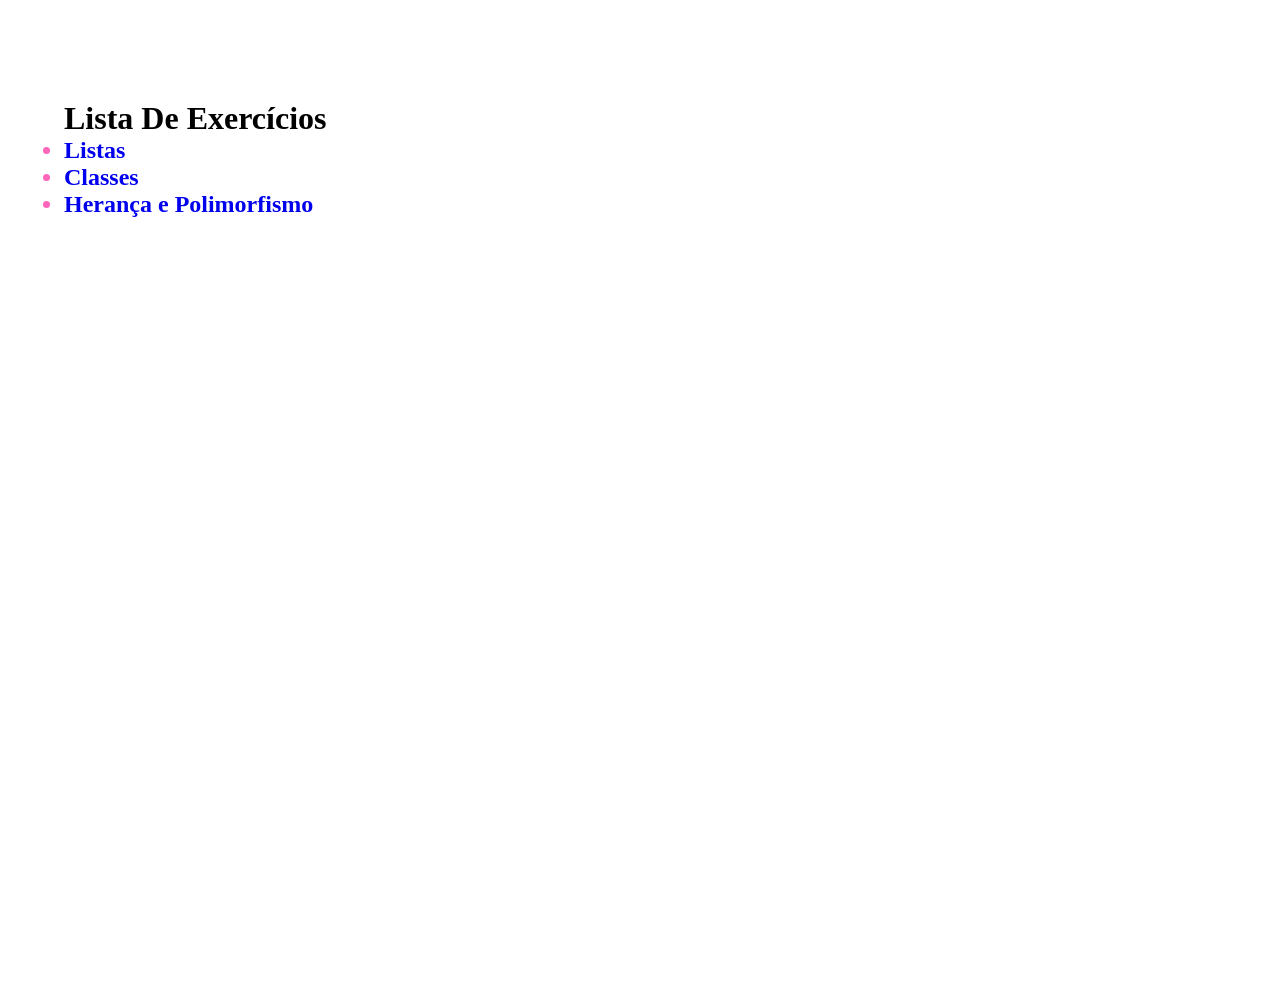
<file: docs/index.html>
<!DOCTYPE html>
<html lang="en">

<head>
  <meta charset="UTF-8">
  <meta name="viewport" content="width=device-width, initial-scale=1.0">
  <title>Projeto Senac Exercícios</title>
  <style>
    body {
        height: 100vh;
        width: 90vw;
        box-sizing: border-box;
        margin: 0 auto;
    }

    ul {
        width: 100%;
        heigh: 50%;
        margin-top: 100px;
        padding: 0;
        font-style: normal;
        font-weight: bold;
        font-size: 24pt;
    }

    li {
        font-size: 18pt;
        color: #ff65bb;   
    }

    a {
        text-decoration: none;
    }

    li:hover {
        font-size: 20pt;
        font-weight: bolder;
        transition: font-size font-weight 0.5s;
    }
  </style>
  
</head>

<body style="height: 100vh;
      width:90vw;
      margin: 0 auto;"}>

  <ul style="{display: flex;}">
    Lista De Exercícios
    <li>
      <a href="proj/lista/index.html"> Listas </a>
    </li>
    <li>
      <a href="proj/classes/index.html"> Classes </a>
    </li>
    <li>
      <a href="proj/heranca_polimorfismo/index.html"> Herança e Polimorfismo </a>
    </li>
  </ul>
  
</body>

</html>
</file>
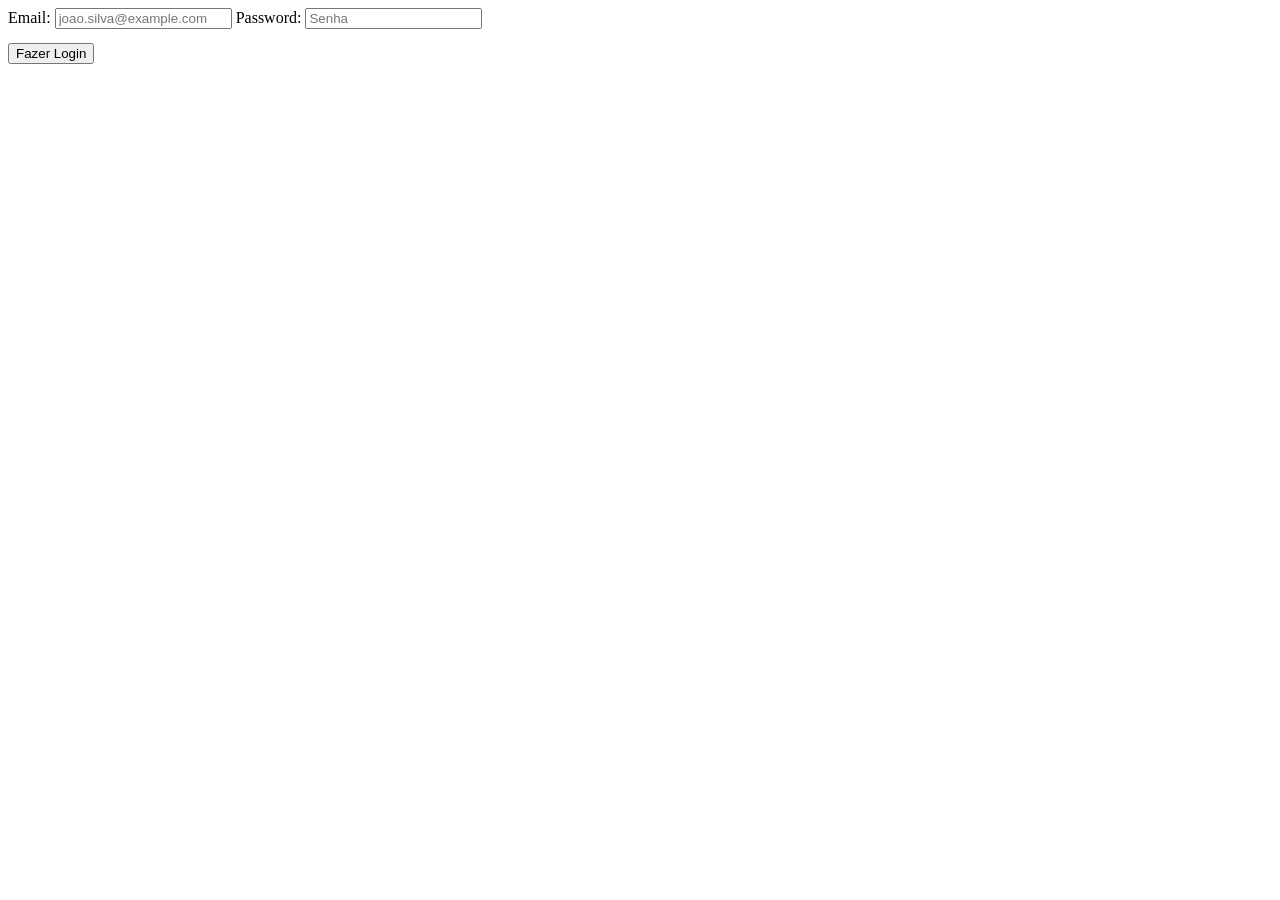
<file: app/auth.html>
<!DOCTYPE html>
<html lang="en">

<head>
    <meta charset="UTF-8">
    <meta name="viewport" content="width=device-width, initial-scale=1.0">
    <title>Login</title>
</head>

<body>
    <div class="container">
        <form id="auth">
            <label for="email"> Email: </label>
            <input id="email" type="email" name="email" placeholder="joao.silva@example.com">

            <label for="senha"> Password: </label>
            <input id="senha" type="password" name="senha" placeholder="Senha">
            
            <p id="error-message" style="color: red; font-size: 0.9em;"></p>

            <button type="submit"> Fazer Login </button>
        </form>
    </div>
</body>

</html>
</file>
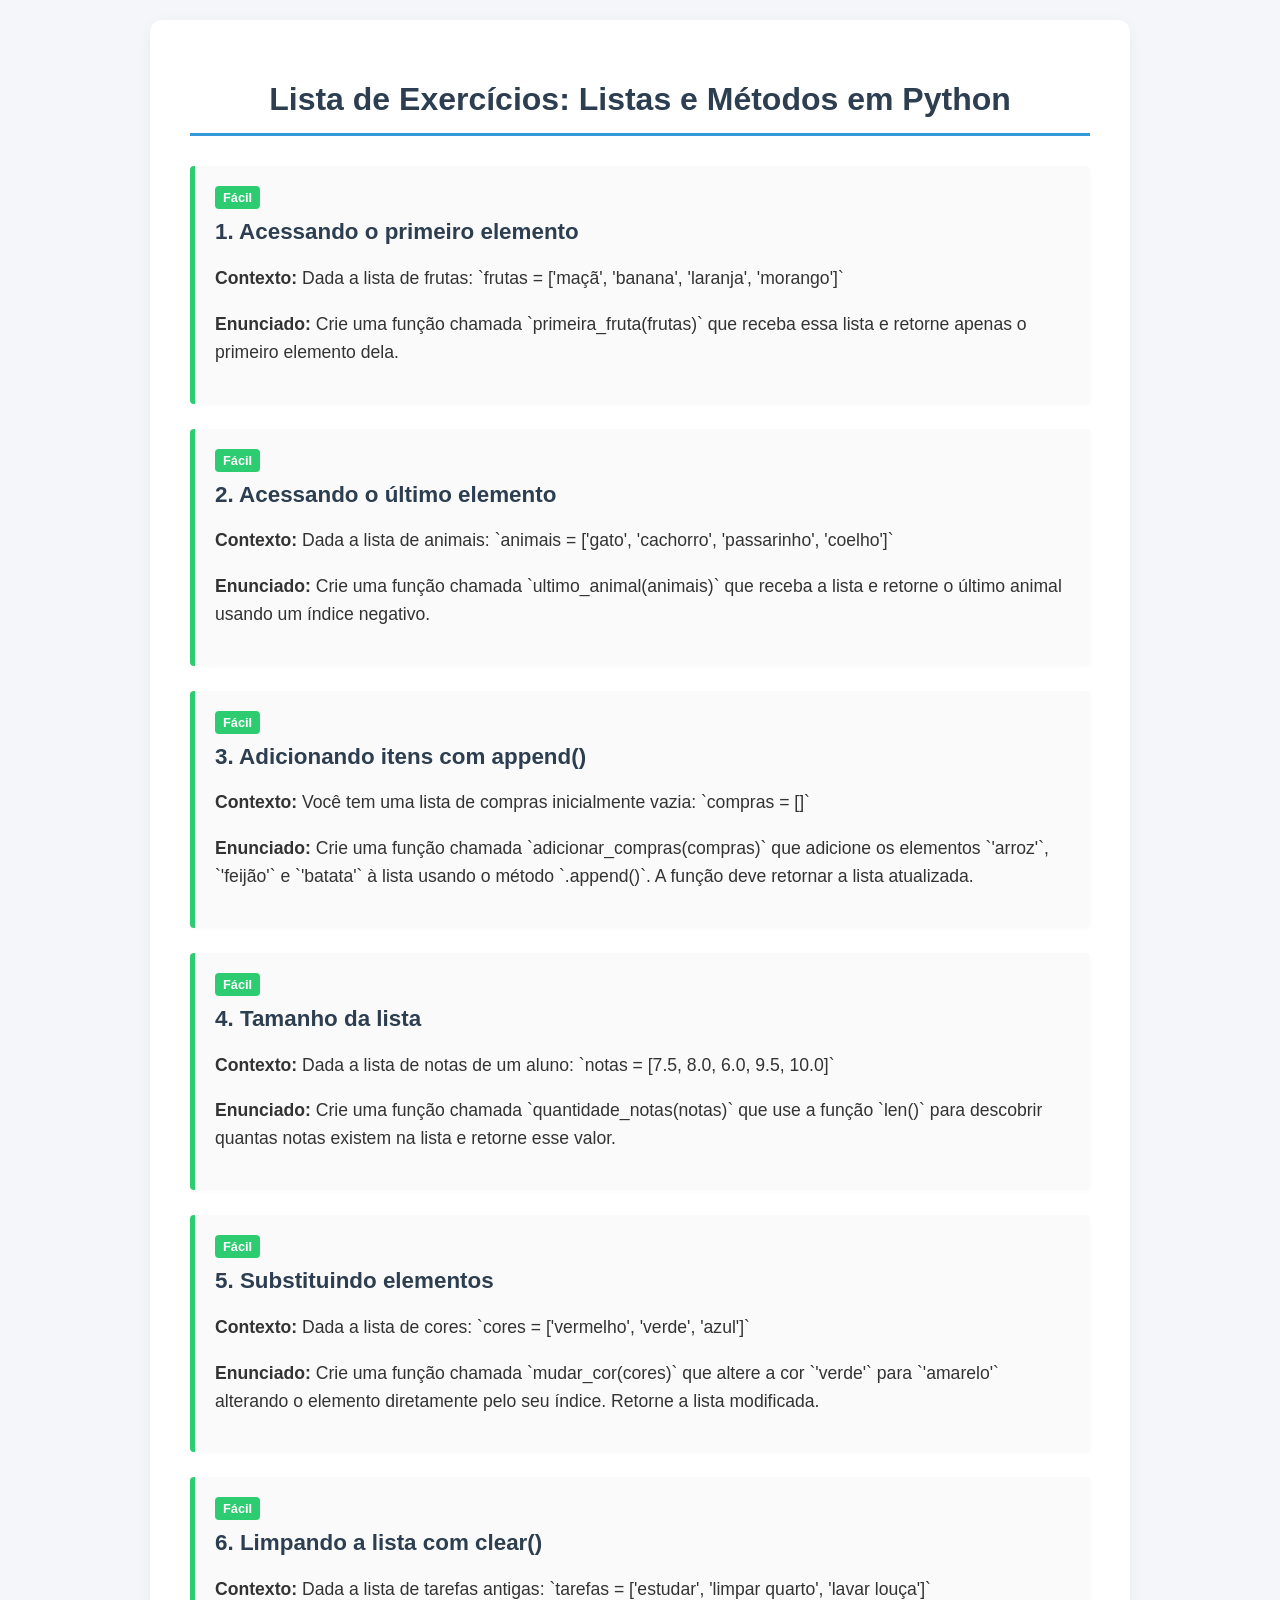
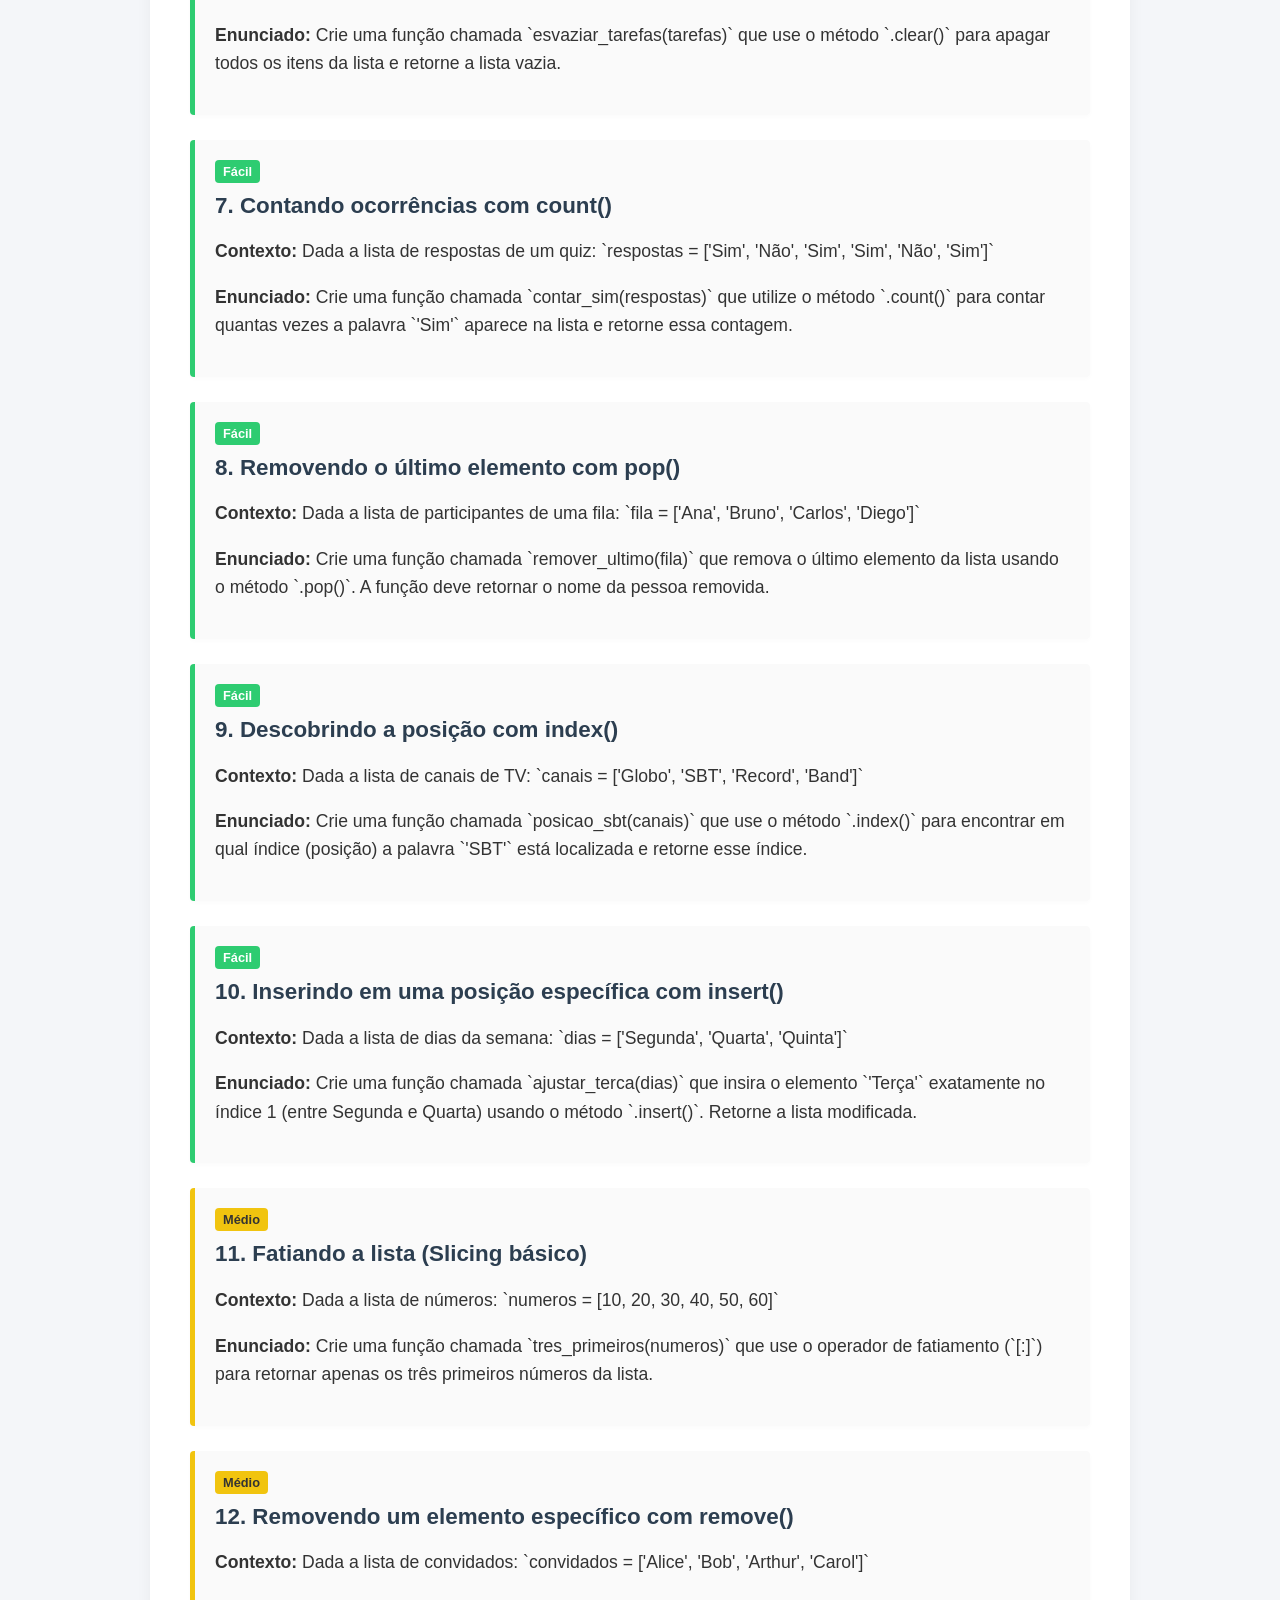
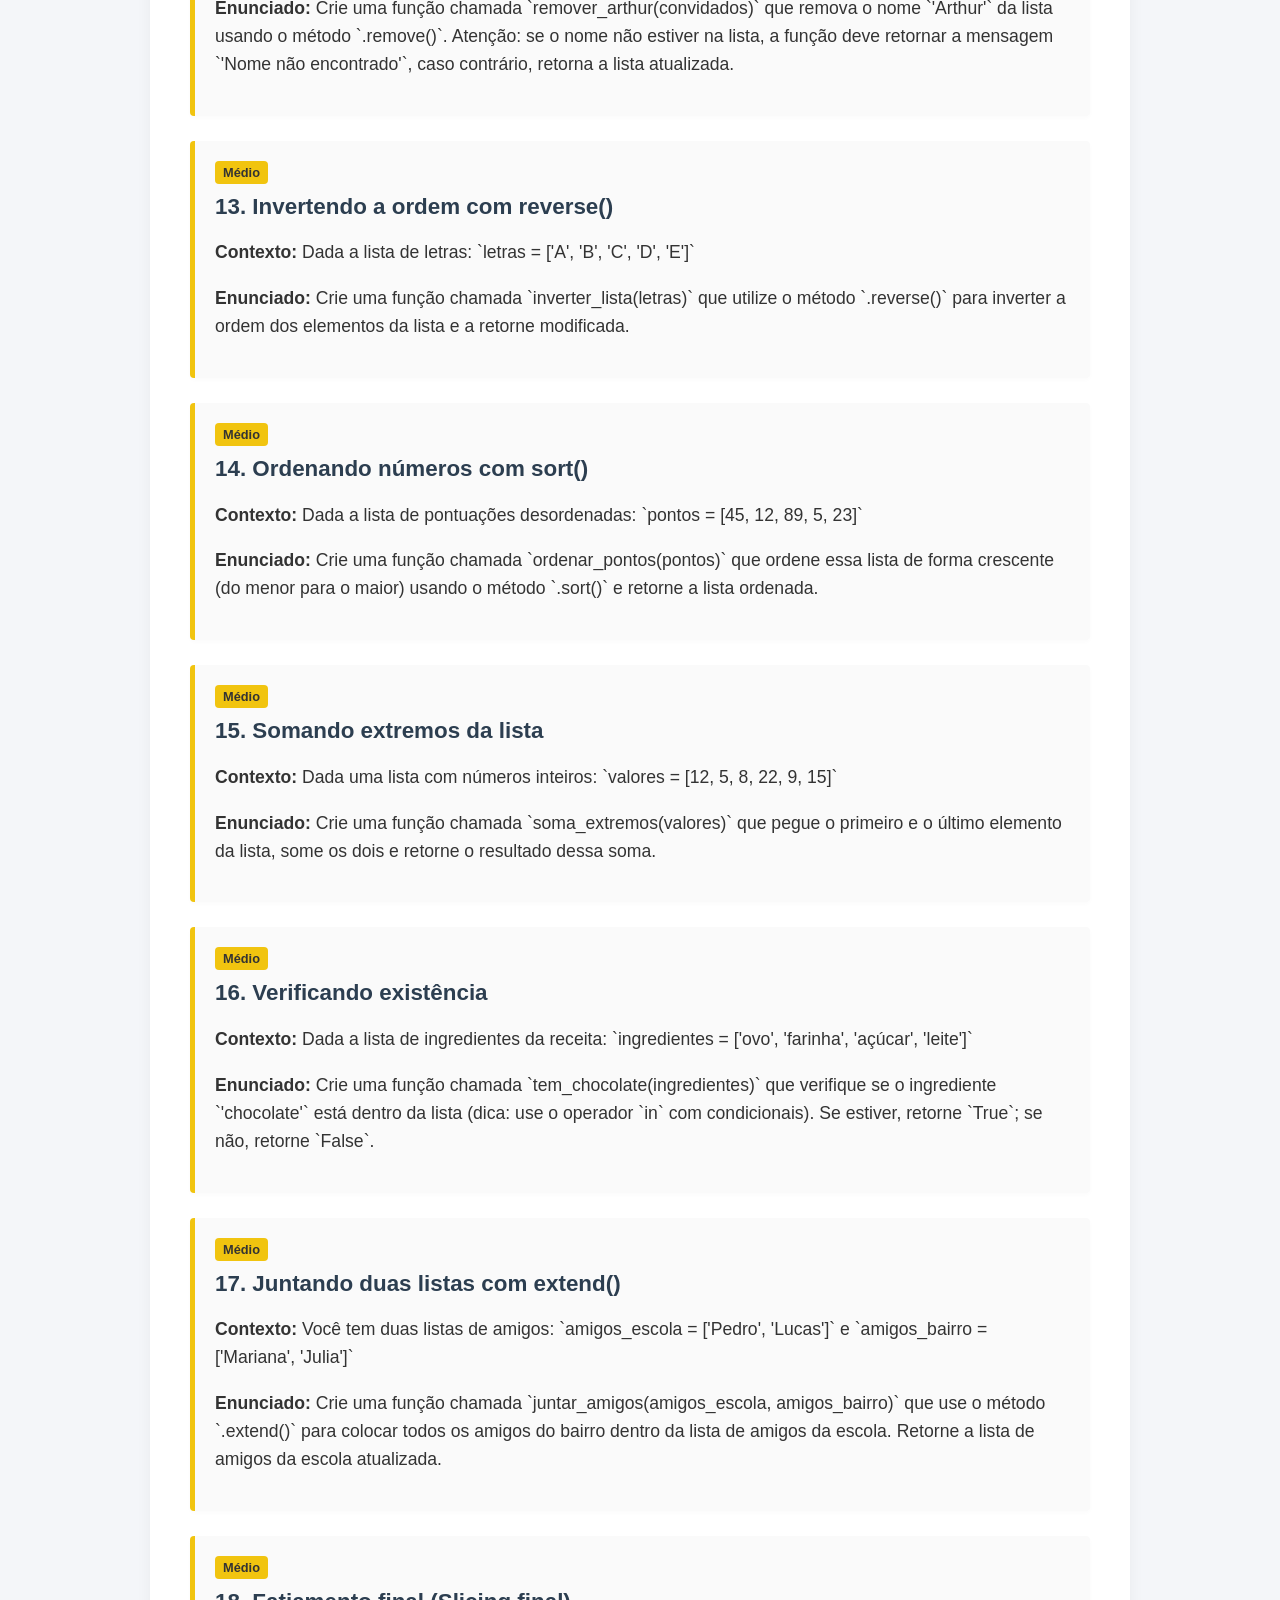
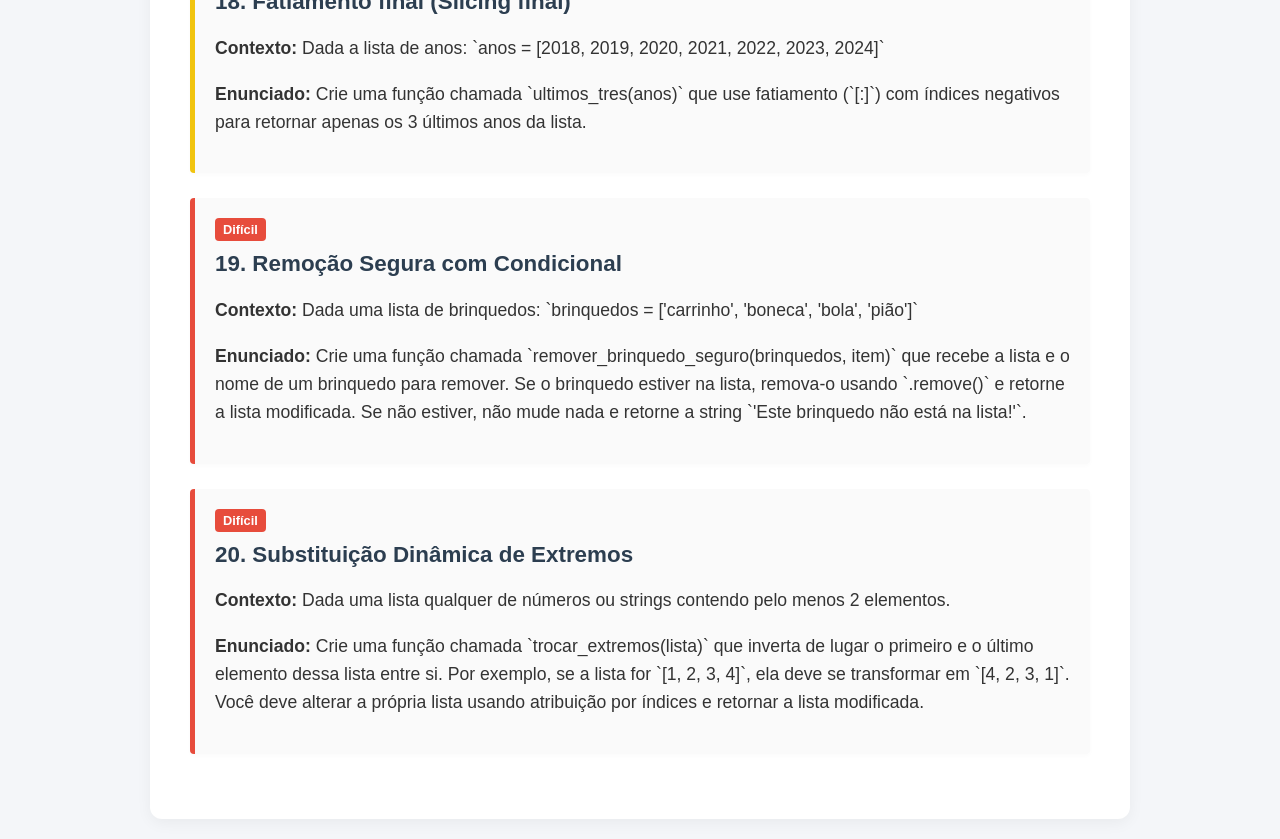
<file: proj/exercicios/lista/lista_ex.html>
<!DOCTYPE html>
<html lang="pt-BR">
<head>
    <meta charset="UTF-8">
    <meta name="viewport" content="width=device-width, initial-scale=1.0">
    <title>Exercícios de Python - Listas</title>
    <style>
        body {
            font-family: 'Segoe UI', Tahoma, Geneva, Verdana, sans-serif;
            background-color: #f4f6f9;
            color: #333;
            margin: 0;
            padding: 20px;
        }
        .container {
            max-width: 900px;
            margin: 0 auto;
            background: #ffffff;
            padding: 40px;
            border-radius: 12px;
            box-shadow: 0 4px 15px rgba(0,0,0,0.05);
        }
        h1 {
            color: #2c3e50;
            text-align: center;
            border-bottom: 3px solid #3498db;
            padding-bottom: 15px;
            margin-bottom: 30px;
        }
        .exercise-card {
            background: #fafafa;
            border-left: 5px solid #3498db;
            padding: 20px;
            margin-bottom: 25px;
            border-radius: 4px;
            box-shadow: 0 2px 5px rgba(0,0,0,0.02);
        }
        .exercise-card.facil { border-left-color: #2ecc71; }
        .exercise-card.medio { border-left-color: #f1c40f; }
        .exercise-card.dificil { border-left-color: #e74c3c; }
        
        .badge {
            display: inline-block;
            padding: 4px 8px;
            font-size: 0.8em;
            font-weight: bold;
            color: #fff;
            border-radius: 4px;
            margin-bottom: 10px;
        }
        
        .badge.facil { background-color: #2ecc71; }
        .badge.medio { background-color: #f1c40f; color: #333; }
        .badge.dificil { background-color: #e74c3c; }

        h2 {
            margin-top: 0;
            color: #2c3e50;
            font-size: 1.4em;
        }
        p {
            line-height: 1.6;
            font-size: 1.1em;
        }
        code {
            background-color: #eceff1;
            padding: 2px 6px;
            border-radius: 4px;
            font-family: 'Courier New', Courier, monospace;
            font-weight: bold;
            color: #c0392b;
        }
    </style>
</head>
<body>
    <div class="container">
        <h1>Lista de Exercícios: Listas e Métodos em Python</h1>

        <div class="exercise-card facil">
            <span class="badge facil">Fácil</span>
            <h2>1. Acessando o primeiro elemento</h2>
            <p><strong>Contexto:</strong> Dada a lista de frutas: `frutas = ['maçã', 'banana', 'laranja', 'morango']`</p>
            <p><strong>Enunciado:</strong> Crie uma função chamada `primeira_fruta(frutas)` que receba essa lista e retorne apenas o primeiro elemento dela.</p>
        </div>
    
        <div class="exercise-card facil">
            <span class="badge facil">Fácil</span>
            <h2>2. Acessando o último elemento</h2>
            <p><strong>Contexto:</strong> Dada a lista de animais: `animais = ['gato', 'cachorro', 'passarinho', 'coelho']`</p>
            <p><strong>Enunciado:</strong> Crie uma função chamada `ultimo_animal(animais)` que receba a lista e retorne o último animal usando um índice negativo.</p>
        </div>
    
        <div class="exercise-card facil">
            <span class="badge facil">Fácil</span>
            <h2>3. Adicionando itens com append()</h2>
            <p><strong>Contexto:</strong> Você tem uma lista de compras inicialmente vazia: `compras = []`</p>
            <p><strong>Enunciado:</strong> Crie uma função chamada `adicionar_compras(compras)` que adicione os elementos `'arroz'`, `'feijão'` e `'batata'` à lista usando o método `.append()`. A função deve retornar a lista atualizada.</p>
        </div>
    
        <div class="exercise-card facil">
            <span class="badge facil">Fácil</span>
            <h2>4. Tamanho da lista</h2>
            <p><strong>Contexto:</strong> Dada a lista de notas de um aluno: `notas = [7.5, 8.0, 6.0, 9.5, 10.0]`</p>
            <p><strong>Enunciado:</strong> Crie uma função chamada `quantidade_notas(notas)` que use a função `len()` para descobrir quantas notas existem na lista e retorne esse valor.</p>
        </div>
    
        <div class="exercise-card facil">
            <span class="badge facil">Fácil</span>
            <h2>5. Substituindo elementos</h2>
            <p><strong>Contexto:</strong> Dada a lista de cores: `cores = ['vermelho', 'verde', 'azul']`</p>
            <p><strong>Enunciado:</strong> Crie uma função chamada `mudar_cor(cores)` que altere a cor `'verde'` para `'amarelo'` alterando o elemento diretamente pelo seu índice. Retorne a lista modificada.</p>
        </div>
    
        <div class="exercise-card facil">
            <span class="badge facil">Fácil</span>
            <h2>6. Limpando a lista com clear()</h2>
            <p><strong>Contexto:</strong> Dada a lista de tarefas antigas: `tarefas = ['estudar', 'limpar quarto', 'lavar louça']`</p>
            <p><strong>Enunciado:</strong> Crie uma função chamada `esvaziar_tarefas(tarefas)` que use o método `.clear()` para apagar todos os itens da lista e retorne a lista vazia.</p>
        </div>
    
        <div class="exercise-card facil">
            <span class="badge facil">Fácil</span>
            <h2>7. Contando ocorrências com count()</h2>
            <p><strong>Contexto:</strong> Dada a lista de respostas de um quiz: `respostas = ['Sim', 'Não', 'Sim', 'Sim', 'Não', 'Sim']`</p>
            <p><strong>Enunciado:</strong> Crie uma função chamada `contar_sim(respostas)` que utilize o método `.count()` para contar quantas vezes a palavra `'Sim'` aparece na lista e retorne essa contagem.</p>
        </div>
    
        <div class="exercise-card facil">
            <span class="badge facil">Fácil</span>
            <h2>8. Removendo o último elemento com pop()</h2>
            <p><strong>Contexto:</strong> Dada a lista de participantes de uma fila: `fila = ['Ana', 'Bruno', 'Carlos', 'Diego']`</p>
            <p><strong>Enunciado:</strong> Crie uma função chamada `remover_ultimo(fila)` que remova o último elemento da lista usando o método `.pop()`. A função deve retornar o nome da pessoa removida.</p>
        </div>
    
        <div class="exercise-card facil">
            <span class="badge facil">Fácil</span>
            <h2>9. Descobrindo a posição com index()</h2>
            <p><strong>Contexto:</strong> Dada a lista de canais de TV: `canais = ['Globo', 'SBT', 'Record', 'Band']`</p>
            <p><strong>Enunciado:</strong> Crie uma função chamada `posicao_sbt(canais)` que use o método `.index()` para encontrar em qual índice (posição) a palavra `'SBT'` está localizada e retorne esse índice.</p>
        </div>
    
        <div class="exercise-card facil">
            <span class="badge facil">Fácil</span>
            <h2>10. Inserindo em uma posição específica com insert()</h2>
            <p><strong>Contexto:</strong> Dada a lista de dias da semana: `dias = ['Segunda', 'Quarta', 'Quinta']`</p>
            <p><strong>Enunciado:</strong> Crie uma função chamada `ajustar_terca(dias)` que insira o elemento `'Terça'` exatamente no índice 1 (entre Segunda e Quarta) usando o método `.insert()`. Retorne a lista modificada.</p>
        </div>
    
        <div class="exercise-card medio">
            <span class="badge medio">Médio</span>
            <h2>11. Fatiando a lista (Slicing básico)</h2>
            <p><strong>Contexto:</strong> Dada a lista de números: `numeros = [10, 20, 30, 40, 50, 60]`</p>
            <p><strong>Enunciado:</strong> Crie uma função chamada `tres_primeiros(numeros)` que use o operador de fatiamento (`[:]`) para retornar apenas os três primeiros números da lista.</p>
        </div>
    
        <div class="exercise-card medio">
            <span class="badge medio">Médio</span>
            <h2>12. Removendo um elemento específico com remove()</h2>
            <p><strong>Contexto:</strong> Dada a lista de convidados: `convidados = ['Alice', 'Bob', 'Arthur', 'Carol']`</p>
            <p><strong>Enunciado:</strong> Crie uma função chamada `remover_arthur(convidados)` que remova o nome `'Arthur'` da lista usando o método `.remove()`. Atenção: se o nome não estiver na lista, a função deve retornar a mensagem `'Nome não encontrado'`, caso contrário, retorna a lista atualizada.</p>
        </div>
    
        <div class="exercise-card medio">
            <span class="badge medio">Médio</span>
            <h2>13. Invertendo a ordem com reverse()</h2>
            <p><strong>Contexto:</strong> Dada a lista de letras: `letras = ['A', 'B', 'C', 'D', 'E']`</p>
            <p><strong>Enunciado:</strong> Crie uma função chamada `inverter_lista(letras)` que utilize o método `.reverse()` para inverter a ordem dos elementos da lista e a retorne modificada.</p>
        </div>
    
        <div class="exercise-card medio">
            <span class="badge medio">Médio</span>
            <h2>14. Ordenando números com sort()</h2>
            <p><strong>Contexto:</strong> Dada a lista de pontuações desordenadas: `pontos = [45, 12, 89, 5, 23]`</p>
            <p><strong>Enunciado:</strong> Crie uma função chamada `ordenar_pontos(pontos)` que ordene essa lista de forma crescente (do menor para o maior) usando o método `.sort()` e retorne a lista ordenada.</p>
        </div>
    
        <div class="exercise-card medio">
            <span class="badge medio">Médio</span>
            <h2>15. Somando extremos da lista</h2>
            <p><strong>Contexto:</strong> Dada uma lista com números inteiros: `valores = [12, 5, 8, 22, 9, 15]`</p>
            <p><strong>Enunciado:</strong> Crie uma função chamada `soma_extremos(valores)` que pegue o primeiro e o último elemento da lista, some os dois e retorne o resultado dessa soma.</p>
        </div>
    
        <div class="exercise-card medio">
            <span class="badge medio">Médio</span>
            <h2>16. Verificando existência</h2>
            <p><strong>Contexto:</strong> Dada a lista de ingredientes da receita: `ingredientes = ['ovo', 'farinha', 'açúcar', 'leite']`</p>
            <p><strong>Enunciado:</strong> Crie uma função chamada `tem_chocolate(ingredientes)` que verifique se o ingrediente `'chocolate'` está dentro da lista (dica: use o operador `in` com condicionais). Se estiver, retorne `True`; se não, retorne `False`.</p>
        </div>
    
        <div class="exercise-card medio">
            <span class="badge medio">Médio</span>
            <h2>17. Juntando duas listas com extend()</h2>
            <p><strong>Contexto:</strong> Você tem duas listas de amigos: `amigos_escola = ['Pedro', 'Lucas']` e `amigos_bairro = ['Mariana', 'Julia']`</p>
            <p><strong>Enunciado:</strong> Crie uma função chamada `juntar_amigos(amigos_escola, amigos_bairro)` que use o método `.extend()` para colocar todos os amigos do bairro dentro da lista de amigos da escola. Retorne a lista de amigos da escola atualizada.</p>
        </div>
    
        <div class="exercise-card medio">
            <span class="badge medio">Médio</span>
            <h2>18. Fatiamento final (Slicing final)</h2>
            <p><strong>Contexto:</strong> Dada a lista de anos: `anos = [2018, 2019, 2020, 2021, 2022, 2023, 2024]`</p>
            <p><strong>Enunciado:</strong> Crie uma função chamada `ultimos_tres(anos)` que use fatiamento (`[:]`) com índices negativos para retornar apenas os 3 últimos anos da lista.</p>
        </div>
    
        <div class="exercise-card dificil">
            <span class="badge dificil">Difícil</span>
            <h2>19. Remoção Segura com Condicional</h2>
            <p><strong>Contexto:</strong> Dada uma lista de brinquedos: `brinquedos = ['carrinho', 'boneca', 'bola', 'pião']`</p>
            <p><strong>Enunciado:</strong> Crie uma função chamada `remover_brinquedo_seguro(brinquedos, item)` que recebe a lista e o nome de um brinquedo para remover. Se o brinquedo estiver na lista, remova-o usando `.remove()` e retorne a lista modificada. Se não estiver, não mude nada e retorne a string `'Este brinquedo não está na lista!'`.</p>
        </div>
    
        <div class="exercise-card dificil">
            <span class="badge dificil">Difícil</span>
            <h2>20. Substituição Dinâmica de Extremos</h2>
            <p><strong>Contexto:</strong> Dada uma lista qualquer de números ou strings contendo pelo menos 2 elementos.</p>
            <p><strong>Enunciado:</strong> Crie uma função chamada `trocar_extremos(lista)` que inverta de lugar o primeiro e o último elemento dessa lista entre si. Por exemplo, se a lista for `[1, 2, 3, 4]`, ela deve se transformar em `[4, 2, 3, 1]`. Você deve alterar a própria lista usando atribuição por índices e retornar a lista modificada.</p>
        </div>
    
    </div>
</body>
</html>
</file>
